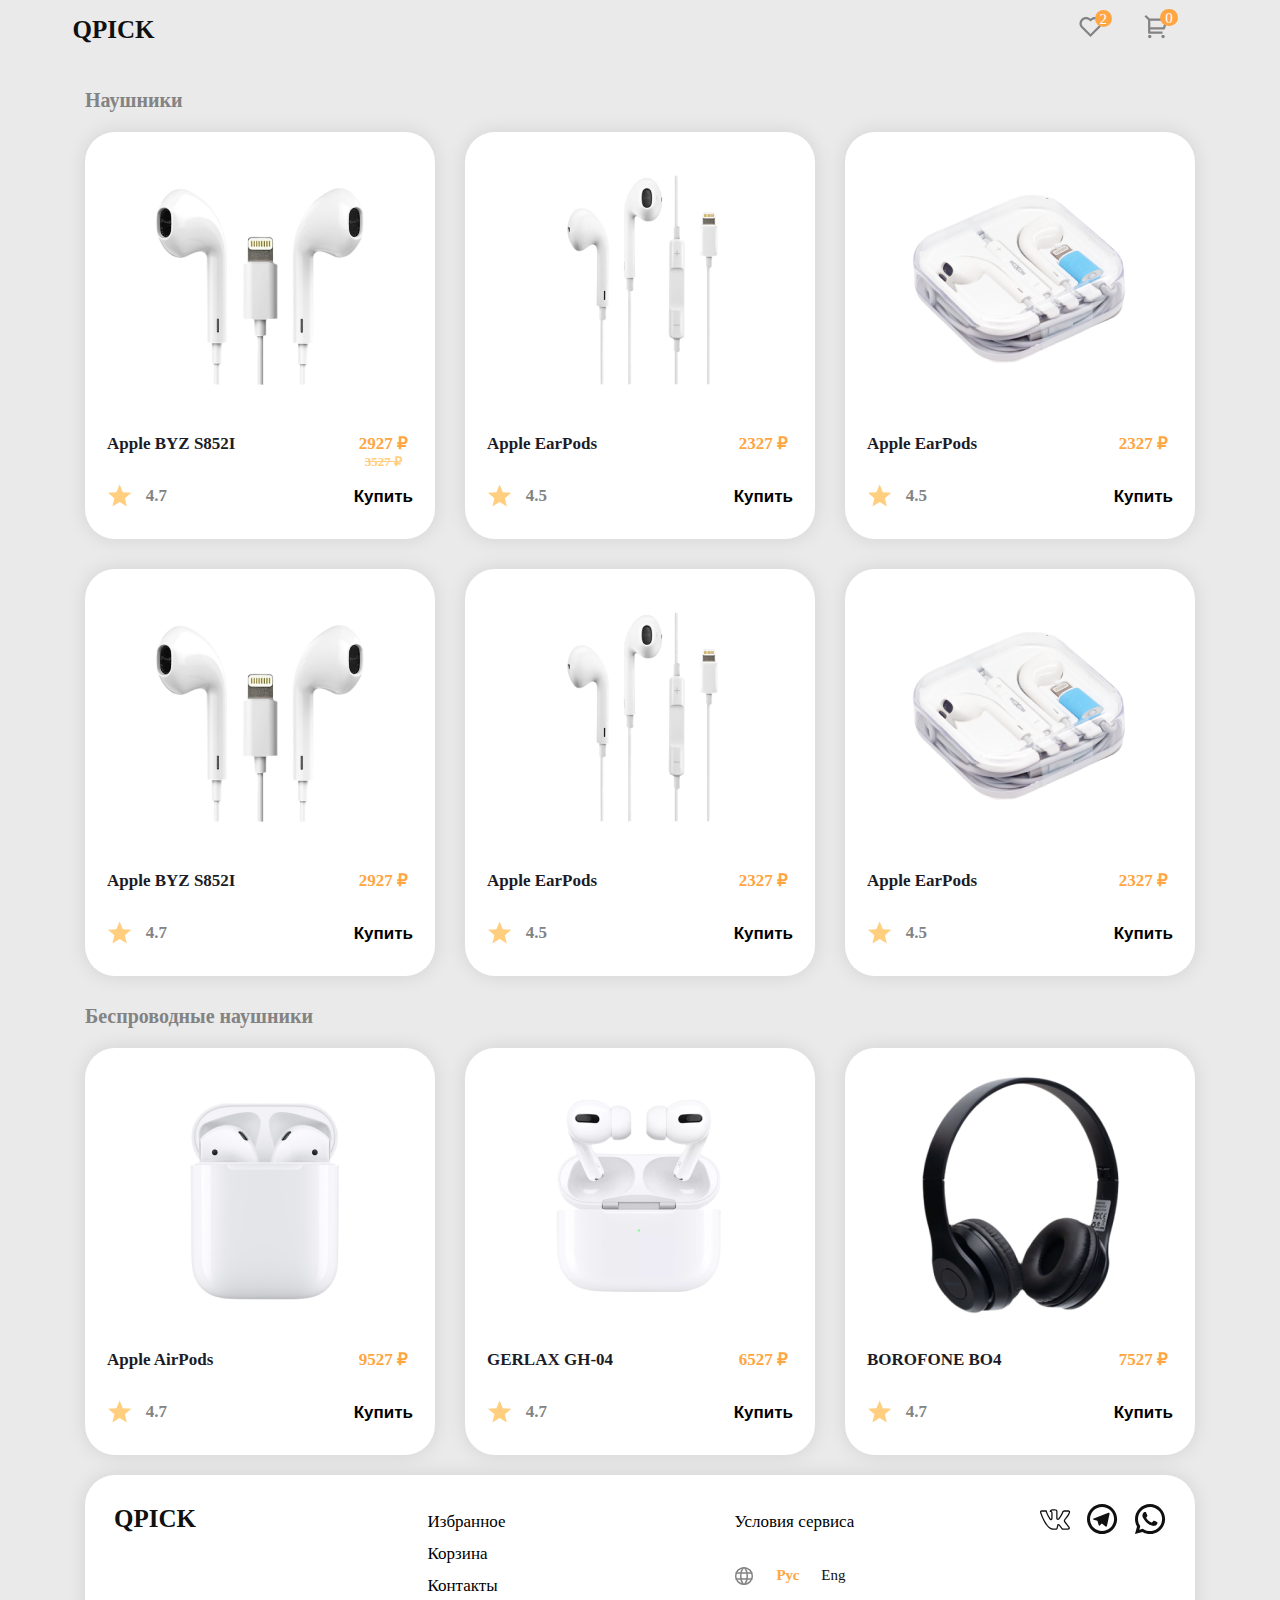
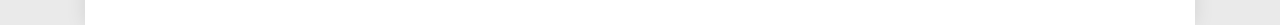
<file: TaskNeoStudy/index.html>
<!DOCTYPE html>
<html lang="en">
  <head>
    <link rel="stylesheet" href="style.css" />
    <link rel="stylesheet" href="components/header/header.css" />
    <link rel="stylesheet" href="components/main/main.css" />
    <link rel="stylesheet" href="components/footer/footer.css" />
    <meta charset="UTF-8" />
    <meta http-equiv="X-UA-Compatible" content="IE=edge" />
    <meta name="viewport" content="width=device-width, initial-scale=1.0" />
    <title>TaskNeoStudy</title>
  </head>
  <body class="body">
    <header>
      <div class="header">
        <a href="index.html">
          <span class="header__qpick">QPICK</span>
        </a>
        <div class="header__basket-heart">
          <div class="header__heart">
            <div class="header__circle">2</div>
            <img src="images/Heart.svg" alt="Heart" />
          </div>
          <a href="pages/basket.html">
            <div id="basket" class="header__basket">
              <div id="countProducts" class="header__circle"></div>
              <img src="images/Basket.svg" alt="Basket" />
            </div>
          </a>
        </div>
      </div>
    </header>
    <main>
      <div class="main">
        <section>
          <p class="main__type-headphone">Наушники</p>
          <div class="products-container">
            <div class="products-element">
              <img
                class="products-element__img"
                src="images/Apple_BYZ_S852I.png"
                alt="Apple BYZ S852I"
              />
              <div class="products-element__card">
                <div class="card__name-rating">
                  <span class="card__name">Apple BYZ S852I</span>
                  <div class="card__rating">
                    <img src="images/Star.svg" alt="Star" />
                    <p>4.7</p>
                  </div>
                </div>
                <div class="card__prices-btn">
                  <div class="card__prices">
                    <span class="card__price">2927 ₽</span>
                    <span class="card__old-price">3527 ₽</span>
                  </div>
                  <button
                    class="card_btn"
                    type="button"
                    title="buy"
                    onclick="basket.handleAddSessionStorage('el1');"
                  >
                    Купить
                  </button>
                </div>
              </div>
            </div>
            <div class="products-element">
              <img
                class="products-element__img"
                src="images/Apple_EarPods-1.png"
                alt="Apple EarPods"
              />
              <div class="products-element__card">
                <div class="card__name-rating">
                  <span class="card__name">Apple EarPods</span>
                  <div class="card__rating">
                    <img src="images/Star.svg" alt="Star" />
                    <p>4.5</p>
                  </div>
                </div>
                <div class="card__prices-btn">
                  <div class="card__prices">
                    <span class="card__price">2327 ₽</span>
                  </div>
                  <button
                    class="card_btn"
                    type="button"
                    title="buy"
                    onclick="basket.handleAddSessionStorage('el2');"
                  >
                    Купить
                  </button>
                </div>
              </div>
            </div>
            <div class="products-element">
              <img
                class="products-element__img"
                src="images/Apple_EarPods-2.png"
                alt="Apple EarPods"
              />
              <div class="products-element__card">
                <div class="card__name-rating">
                  <span class="card__name">Apple EarPods</span>
                  <div class="card__rating">
                    <img src="images/Star.svg" alt="Star" />
                    <p>4.5</p>
                  </div>
                </div>
                <div class="card__prices-btn">
                  <div class="card__prices">
                    <span class="card__price">2327 ₽</span>
                  </div>
                  <button
                    class="card_btn"
                    type="button"
                    title="buy"
                    onclick="basket.handleAddSessionStorage('el3');"
                  >
                    Купить
                  </button>
                </div>
              </div>
            </div>
            <div class="products-element">
              <img
                class="products-element__img"
                src="images/Apple_BYZ_S852I.png"
                alt="Apple BYZ S852I"
              />
              <div class="products-element__card">
                <div class="card__name-rating">
                  <span class="card__name">Apple BYZ S852I</span>
                  <div class="card__rating">
                    <img src="images/Star.svg" alt="Star" />
                    <p>4.7</p>
                  </div>
                </div>
                <div class="card__prices-btn">
                  <div class="card__prices">
                    <span class="card__price">2927 ₽</span>
                  </div>
                  <button
                    class="card_btn"
                    type="button"
                    title="buy"
                    onclick="basket.handleAddSessionStorage('el1');"
                  >
                    Купить
                  </button>
                </div>
              </div>
            </div>
            <div class="products-element">
              <img
                class="products-element__img"
                src="images/Apple_EarPods-1.png"
                alt="Apple EarPods"
              />
              <div class="products-element__card">
                <div class="card__name-rating">
                  <span class="card__name">Apple EarPods</span>
                  <div class="card__rating">
                    <img src="images/Star.svg" alt="Star" />
                    <p>4.5</p>
                  </div>
                </div>
                <div class="card__prices-btn">
                  <div class="card__prices">
                    <span class="card__price">2327 ₽</span>
                  </div>
                  <button
                    class="card_btn"
                    type="button"
                    title="buy"
                    onclick="basket.handleAddSessionStorage('el2');"
                  >
                    Купить
                  </button>
                </div>
              </div>
            </div>
            <div class="products-element">
              <img
                class="products-element__img"
                src="images/Apple_EarPods-2.png"
                alt="Apple EarPods"
              />
              <div class="products-element__card">
                <div class="card__name-rating">
                  <span class="card__name">Apple EarPods</span>
                  <div class="card__rating">
                    <img src="images/Star.svg" alt="Star" />
                    <p>4.5</p>
                  </div>
                </div>
                <div class="card__prices-btn">
                  <div class="card__prices">
                    <span class="card__price">2327 ₽</span>
                  </div>
                  <button
                    class="card_btn"
                    type="button"
                    title="buy"
                    onclick="basket.handleAddSessionStorage('el3');"
                  >
                    Купить
                  </button>
                </div>
              </div>
            </div>
          </div>
        </section>
        <section>
          <p class="main__type-headphone">Беспроводные наушники</p>
          <div class="products-container">
            <div class="products-element">
              <img
                class="products-element__img"
                src="images/Apple_AirPods.png"
                alt="Apple AirPods"
              />
              <div class="products-element__card">
                <div class="card__name-rating">
                  <span class="card__name">Apple AirPods</span>
                  <div class="card__rating">
                    <img src="images/Star.svg" alt="Star" />
                    <p>4.7</p>
                  </div>
                </div>
                <div class="card__prices-btn">
                  <div class="card__prices">
                    <span class="card__price">9527 ₽</span>
                  </div>
                  <button
                    class="card_btn"
                    type="button"
                    title="buy"
                    onclick="basket.handleAddSessionStorage('el4');"
                  >
                    Купить
                  </button>
                </div>
              </div>
            </div>
            <div class="products-element">
              <img class="products-element__img" src="images/GERLAX_GH-04.png" alt="GERLAX GH-04" />
              <div class="products-element__card">
                <div class="card__name-rating">
                  <span class="card__name">GERLAX GH-04</span>
                  <div class="card__rating">
                    <img src="images/Star.svg" alt="Star" />
                    <p>4.7</p>
                  </div>
                </div>
                <div class="card__prices-btn">
                  <div class="card__prices">
                    <span class="card__price">6527 ₽</span>
                  </div>
                  <button
                    class="card_btn"
                    type="button"
                    title="buy"
                    onclick="basket.handleAddSessionStorage('el5');"
                  >
                    Купить
                  </button>
                </div>
              </div>
            </div>
            <div class="products-element">
              <img class="products-element__img" src="images/BOROFON_BO4.png" alt="BOROFONE BO4" />
              <div class="products-element__card">
                <div class="card__name-rating">
                  <span class="card__name">BOROFONE BO4</span>
                  <div class="card__rating">
                    <img src="images/Star.svg" alt="Star" />
                    <p>4.7</p>
                  </div>
                </div>
                <div class="card__prices-btn">
                  <div class="card__prices">
                    <span class="card__price">7527 ₽</span>
                  </div>
                  <button
                    class="card_btn"
                    type="button"
                    title="buy"
                    onclick="basket.handleAddSessionStorage('el6');"
                  >
                    Купить
                  </button>
                </div>
              </div>
            </div>
          </div>
        </section>
      </div>
    </main>
    <footer>
      <div class="footer">
        <span class="footer__qpick">QPICK</span>
        <div class="footer__links">
          <div class="footer__links-container">
            <span>Избранное</span>
            <span>Корзина</span>
            <span>Контакты</span>
          </div>
          <div class="footer__links-container">
            <span>Условия сервиса</span>
            <div class="links-container__language">
              <img src="images/RU.svg" alt="ru" />
              <span class="language__rus">Рус</span>
              <span class="language__eng">Eng</span>
            </div>
          </div>
        </div>
        <div class="footer__links__socials">
          <img src="images/VK.svg" alt="VK" />
          <img src="images/Telegram.svg" alt="Telegram" />
          <img src="images/Whatsapp.svg" alt="Whatsapp" />
        </div>
      </div>
    </footer>
    <script src="utils/sessionStorageUtil.js"></script>
    <script src="components/header/basket.js"></script>
  </body>
</html>
</file>
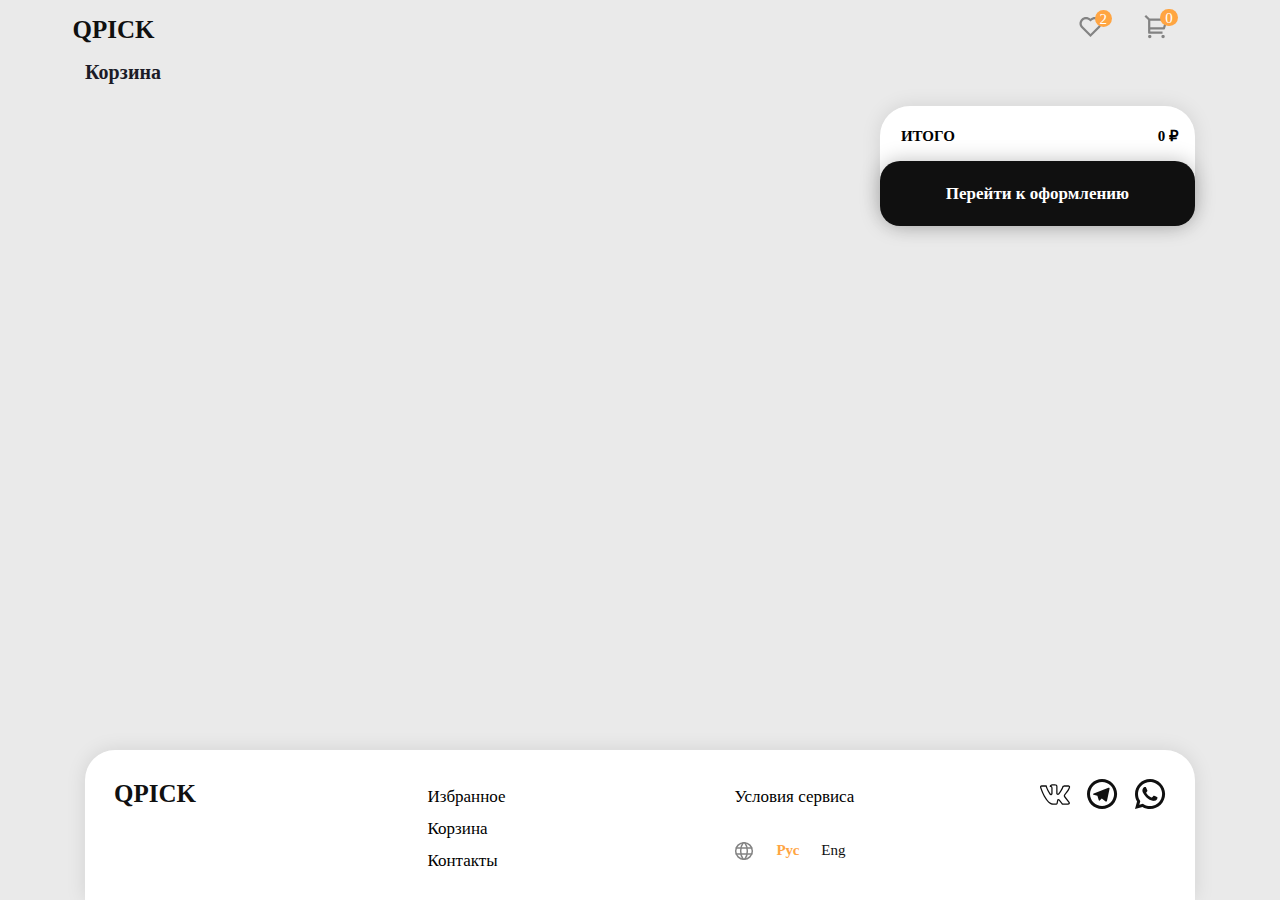
<file: TaskNeoStudy/pages/basket.html>
<!DOCTYPE html>
<html lang="en">
  <head>
    <link rel="stylesheet" href="../style.css" />
    <link rel="stylesheet" href="../components/header/header.css" />
    <link rel="stylesheet" href="basket.css" />
    <link rel="stylesheet" href="../components/footer/footer.css" />
    <meta charset="UTF-8" />
    <meta http-equiv="X-UA-Compatible" content="IE=edge" />
    <meta name="viewport" content="width=device-width, initial-scale=1.0" />
    <title>Document</title>
  </head>
  <body class="body">
    <header>
      <div class="header">
        <a href="../index.html">
          <span class="header__qpick">QPICK</span>
        </a>
        <div class="header__basket-heart">
          <div class="header__heart">
            <div class="header__circle">2</div>
            <img src="../images/Heart.svg" alt="Heart" />
          </div>
          <a href="basket.html">
            <div id="basket" class="header__basket">
              <div id="countProducts" class="header__circle"></div>
              <img src="../images/Basket.svg" alt="Basket" />
            </div>
          </a>
        </div>
      </div>
    </header>
    <main>
      <div class="main">
        <section>
          <span class="main__basket">Корзина</span>
          <div id="products" class="main__products"></div>
        </section>
      </div>
    </main>
    <footer>
      <div class="footer">
        <span class="footer__qpick">QPICK</span>
        <div class="footer__links">
          <div class="footer__links-container">
            <span>Избранное</span>
            <span>Корзина</span>
            <span>Контакты</span>
          </div>
          <div class="footer__links-container">
            <span>Условия сервиса</span>
            <div class="links-container__language">
              <img src="../images/RU.svg" alt="ru" />
              <span class="language__rus">Рус</span>
              <span class="language__eng">Eng</span>
            </div>
          </div>
        </div>
        <div class="footer__links__socials">
          <img src="../images/VK.svg" alt="VK" />
          <img src="../images/Telegram.svg" alt="Telegram" />
          <img src="../images/Whatsapp.svg" alt="Whatsapp" />
        </div>
      </div>
    </footer>
    <script src="../constains/catalog.js"></script>
    <script src="../utils/sessionStorageUtil.js"></script>
    <script src="../components/header/basket.js"></script>
    <script src="products.js"></script>
    <script src="countButtons.js"></script>
  </body>
</html>
</file>
<file: TaskNeoStudy/style.css>
* {
  margin: 0;
  padding: 0;
  box-sizing: border-box;
  text-decoration: none;
}
.body {
  display: flex;
  flex-direction: column;
  background: #eaeaea;
  font-family: 'Montserrat';
  font-style: normal;
  padding: 0 10px;
  line-height: 24px;
  height: 100vh;
}
main {
  flex-grow: 1;
}
</file>
<file: TaskNeoStudy/components/header/header.css>
.header {
  display: flex;
  justify-content: space-between;
  max-width: 1135px;
  height: 60px;
  margin: 0 auto;
  align-items: center;
}
.header__qpick {
  font-weight: 700;
  font-size: 25px;
  line-height: 30px;
  color: #101010;
}
.header__basket-heart {
  display: flex;
  justify-content: space-between;
  width: 120px;
  margin-right: 31px;
  align-items: center;
}
.header__heart {
  position: relative;
  margin-left: 22px;
}
.header__basket {
  position: relative;
  margin-right: 9px;
}
.header__circle {
  display: inline-block;
  text-align: center;
  font-weight: 500;
  font-size: 15px;
  line-height: 18px;
  text-align: center;
  color: #ffffff;
  position: absolute;
  top: -5px;
  left: 70%;
  min-width: 17.4px;
  height: 17.4px;
  background: #ffa542;
  border-radius: 17.4px;
  padding: 0 3.7px;
}
.header__heart .header__circle {
  top: -7px;
}
</file>
<file: TaskNeoStudy/components/main/main.css>
.main {
  max-width: 1110px;
  margin: 0 auto;
  margin-bottom: 20px;
}
.products-container {
  display: grid;
  grid-template-columns: repeat(auto-fit, minmax(275px, 1fr));
  grid-auto-rows: 407px;
  grid-gap: 30px;
  max-width: 1110px;
  margin: 0 auto;
}
.products-element {
  display: flex;
  flex-direction: column;
  justify-content: flex-end;
  background: #ffffff;
  box-shadow: 0px 0px 20px rgba(0, 0, 0, 0.1);
  border-radius: 30px;
  max-height: 407px;
}
.main__type-headphone {
  font-weight: 600;
  font-size: 20px;
  line-height: 24px;
  margin: 28px 0 20px;
  color: #838383;
}
.card__name {
  font-weight: 600;
  font-size: 17px;
  line-height: 21px;
  color: #1c1c27;
}
.products-element__img {
  margin: auto;
}
.card__price {
  font-weight: 600;
  font-size: 17px;
  line-height: 21px;
  color: #ffa542;
}
.card__old-price {
  font-weight: 600;
  font-size: 13px;
  line-height: 16px;
  text-decoration-line: line-through;

  color: #ffce7f;
}
.card_btn {
  border: none;
  cursor: pointer;
  outline: none;
  background: transparent;
  font-weight: 600;
  font-size: 17px;
  line-height: 21px;
  color: #000000;
}
.card__rating {
  display: flex;
  max-width: 60px;
  justify-content: space-between;
  align-items: center;
  font-weight: 600;
  font-size: 17px;
  line-height: 21px;
  color: #838383;
}
.products-element__card {
  flex-basis: 74px;
  display: flex;
  justify-content: space-between;
  margin: 8px 22px 32px 22px;
}
.card__name-rating {
  display: flex;
  flex-direction: column;
  justify-content: space-between;
}
.card__prices-btn {
  display: flex;
  flex-direction: column;
  justify-content: space-between;
}
.card__prices {
  display: flex;
  flex-direction: column;
  text-align: center;
}
</file>
<file: TaskNeoStudy/components/footer/footer.css>
.footer {
  display: flex;
  justify-content: space-between;
  margin: 0 auto;
  padding: 29px;
  max-width: 1110px;
  height: 150px;
  background: #ffffff;
  box-shadow: 0px 0px 20px rgba(0, 0, 0, 0.1);
  border-radius: 30px 30px 0px 0px;
}
.footer__qpick {
  font-weight: 700;
  font-size: 25px;
  line-height: 30px;
  color: #101010;
}
.footer__links {
  display: flex;
  justify-content: space-between;
  padding-top: 7px;
  font-weight: 400;
  font-size: 17px;
  line-height: 21px;
  color: #000000;
  flex-basis: 427px;
  margin-left: 46px;
}
.footer__links-container {
  display: flex;
  flex-direction: column;
  justify-content: space-between;
}
.links-container__language {
  display: flex;
  justify-content: space-between;
  max-width: 111px;
  padding-bottom: 10px;
  font-size: 15px;
  line-height: 18px;
}
.footer__links__socials {
  display: flex;
  justify-content: space-between;
  width: 126.1px;
  height: 30.1px;
  align-items: center;
}
.language__rus {
  font-weight: 700;
  color: #ffa542;
}
.language__eng {
  font-weight: 500;
  color: #101010;
}
</file>
<file: TaskNeoStudy/pages/basket.css>
.main {
  display: flex;
  flex-direction: column;
  max-width: 1110px;
  margin: 0 auto;
  margin-bottom: 20px;
}
.main__basket {
  margin-top: 29px;
  font-weight: 600;
  font-size: 20px;
  line-height: 24px;
  color: #1c1c27;
}
.main__products {
  display: flex;
  justify-content: space-between;
  margin-top: 13px;
  width: 100%;
}
.main__products-container {
  display: flex;
  flex-direction: column;
  margin-right: 30px;
  flex: 1 1 633px;
  gap: 30px;
}
.main__products-element {
  display: flex;
  position: relative;
  background: #ffffff;
  box-shadow: 0px 0px 20px rgba(0, 0, 0, 0.1);
  border-radius: 30px;
  max-width: 633px;
  height: 218px;
}
.products-element__delete_btn {
  border: none;
  cursor: pointer;
  outline: none;
  background: transparent;
  position: absolute;
  top: 18px;
  right: 28px;
}
.products-element__img {
  position: absolute;
  top: 18px;
  left: 18px;
  width: 146.53px;
  height: 136px;
}
.products-element__counter {
  display: flex;
  justify-content: space-between;
  align-items: center;
  left: 16px;
  bottom: 17px;
  position: absolute;
  width: 125px;
}
.products-element__counter_btn {
  display: flex;
  border: none;
  cursor: pointer;
  outline: none;
  justify-content: center;
  align-items: center;
  position: relative;
  width: 35.17px;
  height: 30px;
  border-radius: calc(35.17px / 2) / calc(30px / 2);
  background: #ffce7f;
}
.products-element__counter_btn:hover {
  background: #ffa542;
  cursor: pointer;
}
.counter_btn__minus {
  height: 2px;
  width: 16.41111183166504px;
  background: #ffffff;
}
.counter__value {
  max-width: 55px;
  border: none;
  text-align: center;
  font-weight: 600;
  font-size: 17px;
  line-height: 21px;
  color: #000000;
}
.counter_btn__plus1 {
  background: #ffffff;
  height: 2px;
  width: 16.41111183166504px;
}
.counter_btn__plus2 {
  width: 2px;
  height: 14px;
  background: #ffffff;
  position: absolute;
}
.products-element__name {
  position: absolute;
  top: 76px;
  right: 48px;
  width: 396.21px;
  height: 21px;
  font-weight: 500;
  font-size: 17px;
  line-height: 21px;
  color: #1c1c27;
}
.products-element__price {
  position: absolute;
  top: 109px;
  right: 48px;
  width: 396.21px;
  height: 18px;
  font-weight: 600;
  font-size: 15px;
  line-height: 18px;

  color: #aaaaaa;
}
.products-element__price-all {
  position: absolute;
  bottom: 21px;
  right: 28px;
  width: 100.81px;
  height: 18px;
  font-weight: 600;
  font-size: 15px;
  line-height: 18px;
  text-align: right;

  color: #1c1c27;
}
.main__products__total-price {
  display: flex;
  flex-direction: column;
  justify-content: space-between;
  margin-top: 7px;
  flex-grow: 1;
  max-width: 350px;
  height: 120px;
  background: #ffffff;
  box-shadow: 0px 0px 20px rgba(0, 0, 0, 0.1);
  border-radius: 30px;
}
.total {
  display: flex;
  justify-content: space-between;
  max-width: 311.22px;
  height: 19px;
  margin: 21px 16px 15px 21px;
}
.total span {
  font-weight: 600;
  font-size: 15px;
  line-height: 18px;

  color: #000000;
}
.total_btn {
  display: flex;
  justify-content: center;
  align-items: center;
  max-width: 348.98px;
  height: 65px;
  background: #101010;
  box-shadow: 0px 0px 20px rgba(0, 0, 0, 0.25);
  border-radius: 20px;
}
.total_btn span {
  font-weight: 600;
  font-size: 17px;
  line-height: 21px;
  color: #ffffff;
}
</file>
